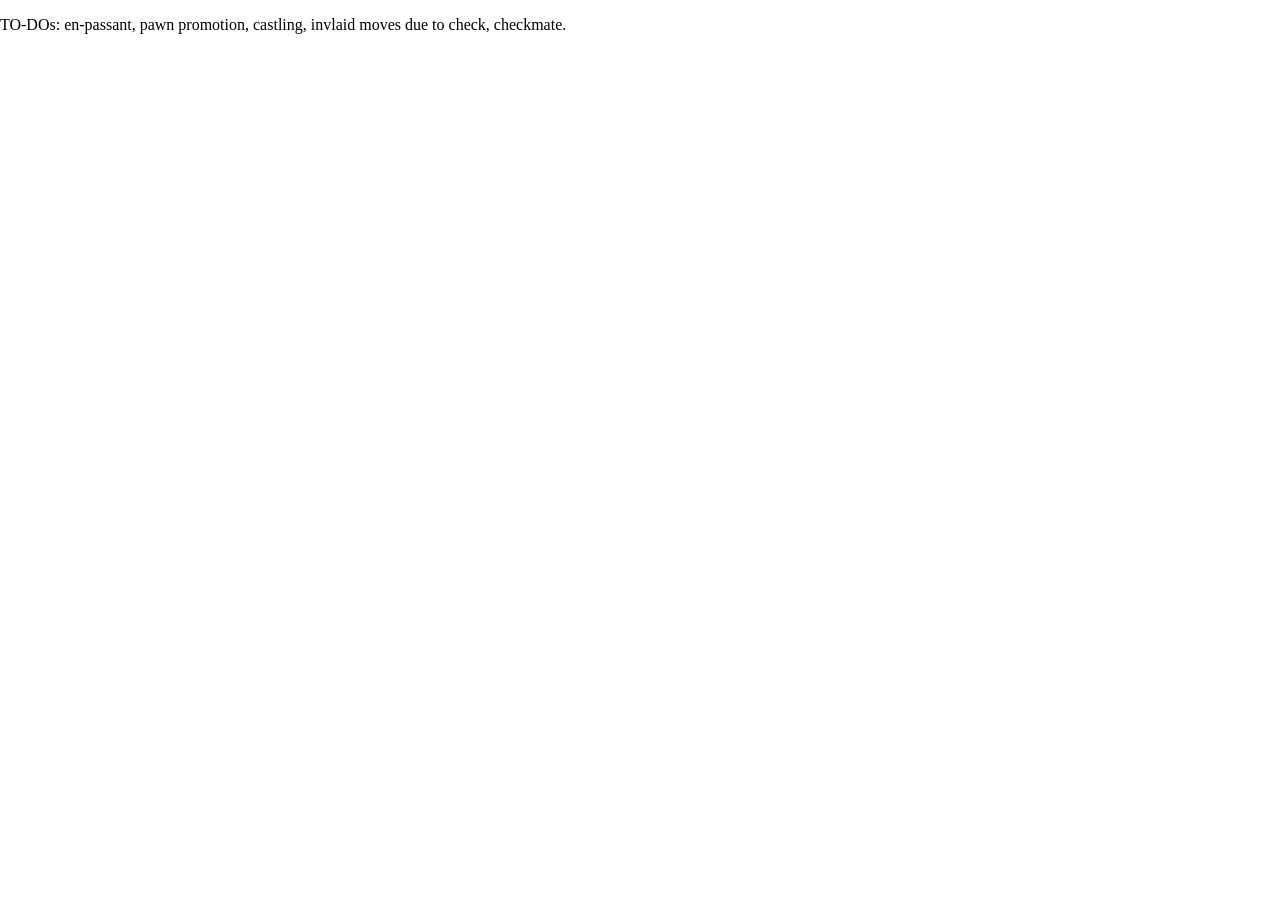
<file: index.html>
<!DOCTYPE html>
<html lang="en">
<head>
    <link rel="stylesheet" href="chess.css"/>
    <script src="jquery-3.5.1.min.js"></script>
    <script src="chess.js"></script>
    <meta charset="UTF-8">
    <title>Chess</title>
</head>
<body>
    <div class="board"></div>
    <p>TO-DOs: en-passant, pawn promotion, castling, invlaid
    moves due to check, checkmate.</p>
</body>
</html>
</file>
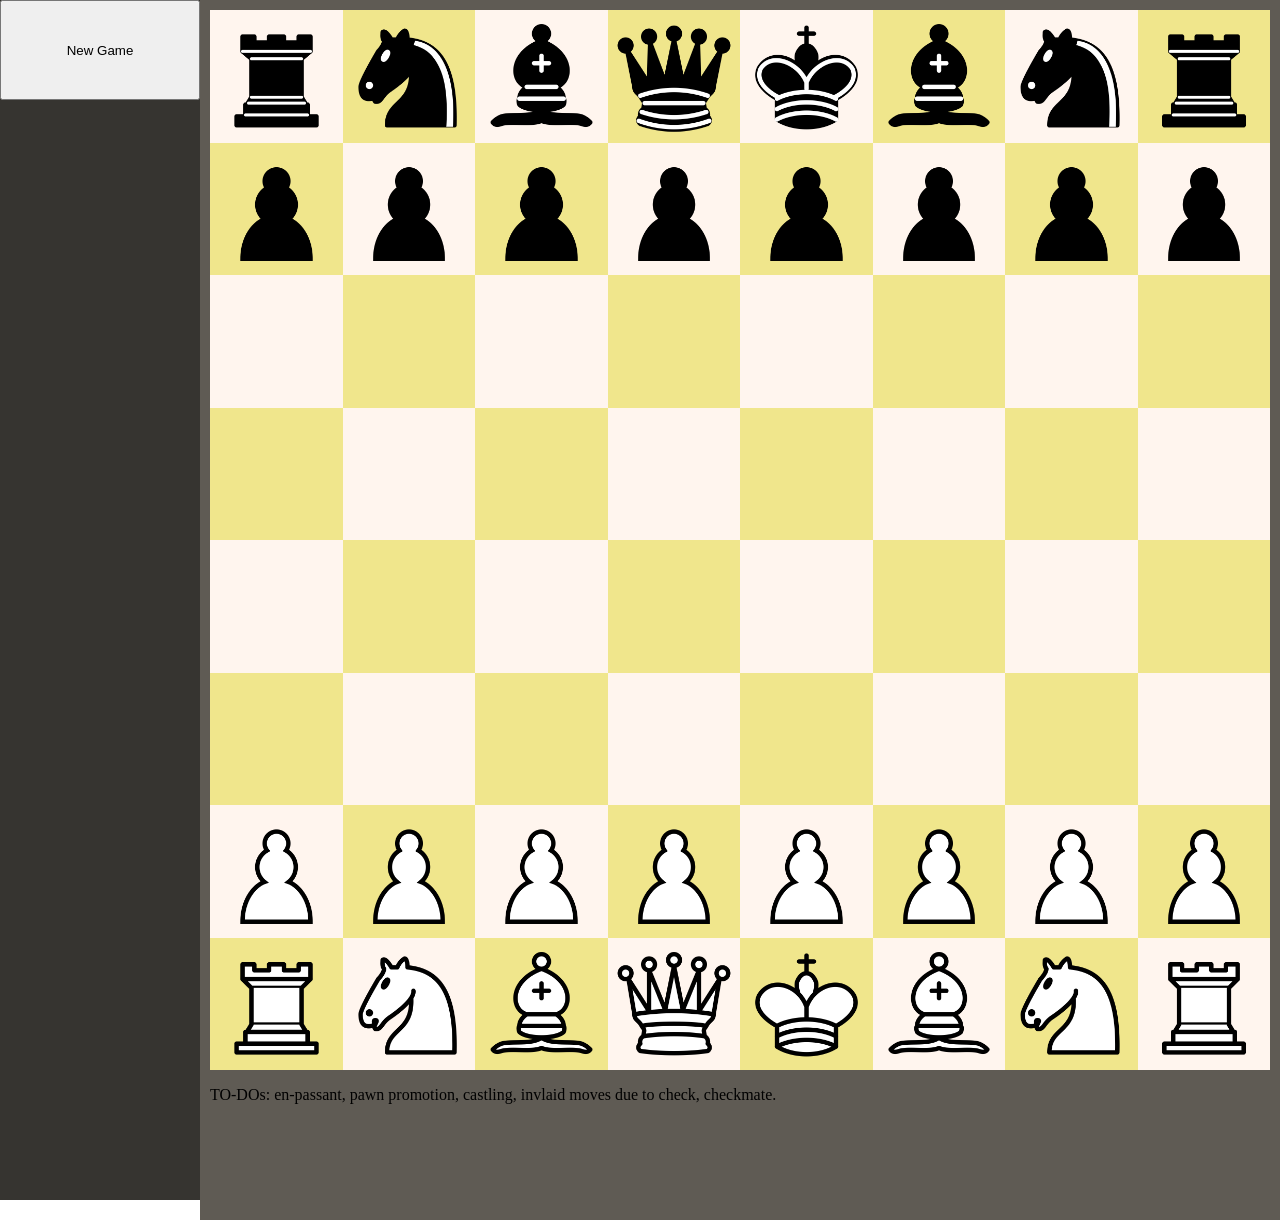
<file: chess.html>
<!DOCTYPE html>
<html lang="en">
<head>
    <link rel="stylesheet" href="chess.css"/>
    <script src="jquery-3.5.1.min.js"></script>
    <meta charset="UTF-8">
    <title>Chess</title>
</head>
<body>
    <div class="sidebar">
      <button id="newGameButton" onclick="newGame()">New Game</button>
    </div>
    <div class="content">
        <div class="board" id="board"></div>
        <p>TO-DOs: en-passant, pawn promotion, castling, invlaid
        moves due to check, checkmate.</p>
    </div>
    <script src="chess.js"></script>
</body>
</html>
</file>
<file: chess.css>
body {
  margin: 0px
}

.sidebar {
    margin: 0;
    padding: 0;
    width: 200px;
    background-color: #363430;
    position: fixed;
    height: 1200px;
    overflow: auto;
}

.sidebar > button {
    position: relative;
    margin: 0;
    width: 100%;
    height: 100px;
}

.content {
    position: static;
    background-color: #5f5b54;  
    margin-left: 200px;
    height: 1200px;
    overflow: auto;
    padding: 10px;
}

.board {
    grid-template-columns: repeat(8, 1fr);
    display: grid;
    z-index: 1;
}

.square {
    position: relative;
    content: "";
    display: block;
    padding-bottom: 100%;
    z-index: 2;
}

.piece {
    position: absolute;
    height: 100%;
    width: 100%;
    z-index: 3;
}
</file>
